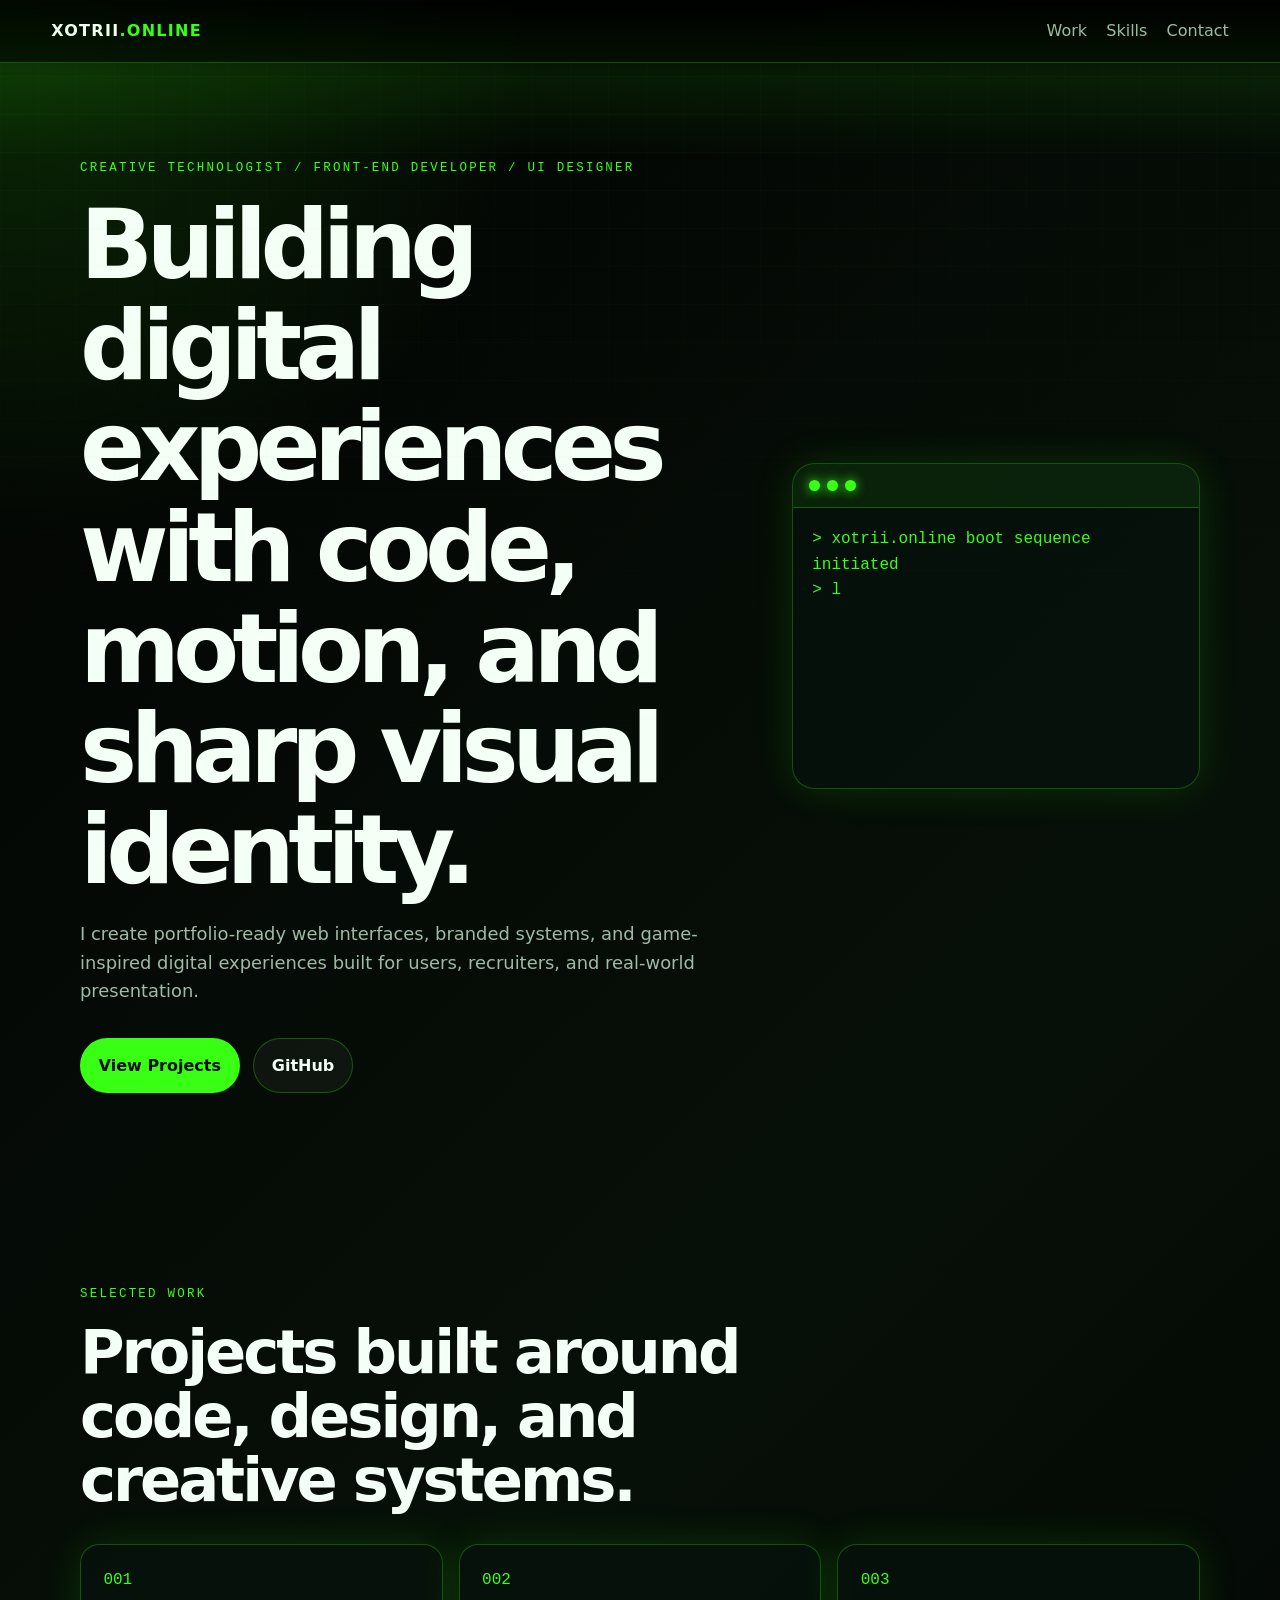
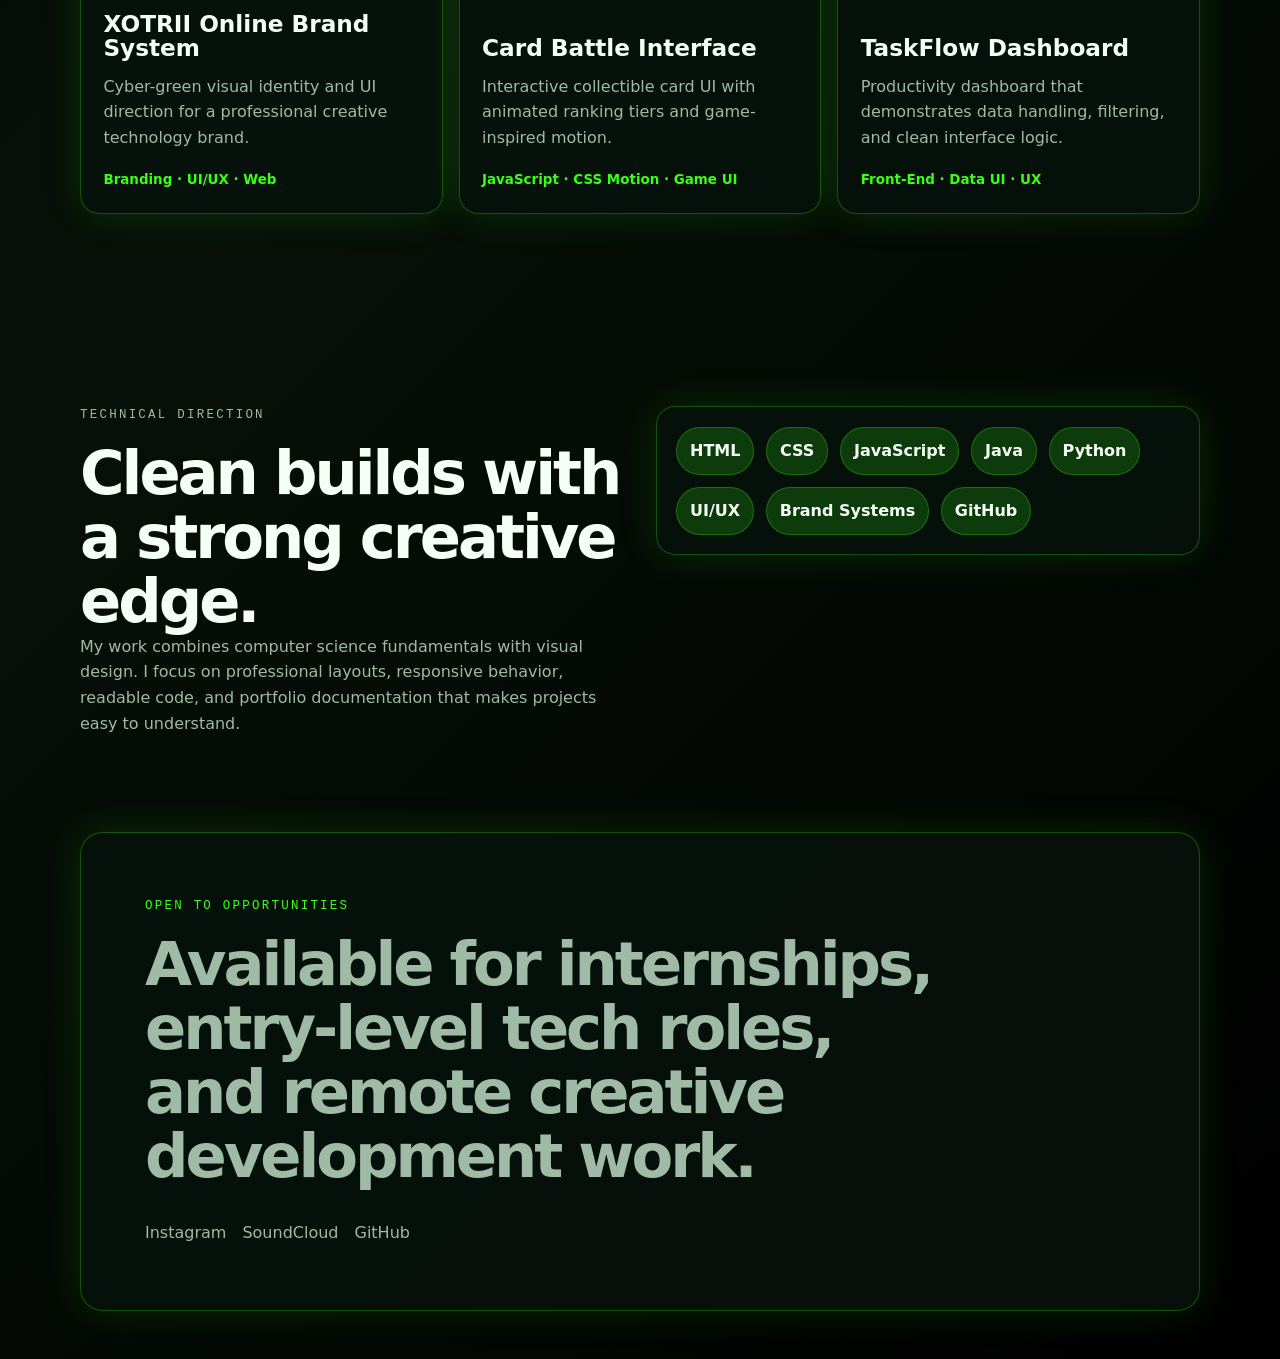
<file: projects/internship-portfolio-site/index.html>
<!DOCTYPE html>
<html lang="en">
<head>
    <meta charset="UTF-8">
    <meta name="viewport" content="width=device-width, initial-scale=1.0">
    <meta name="description" content="XOTRII portfolio site for front-end development, UI/UX design, and creative technology projects.">
    <title>XOTRII | Creative Technologist</title>
    <link rel="stylesheet" href="styles.css">
</head>
<body>
    <div class="scanline"></div>

    <header class="site-header">
        <a class="logo" href="#home">XOTRII<span>.ONLINE</span></a>
        <nav class="nav-links" aria-label="Primary navigation">
            <a href="#work">Work</a>
            <a href="#skills">Skills</a>
            <a href="#contact">Contact</a>
        </nav>
    </header>

    <main>
        <section id="home" class="hero section-shell">
            <div class="hero-copy">
                <p class="eyebrow">creative technologist / front-end developer / ui designer</p>
                <h1>Building digital experiences with code, motion, and sharp visual identity.</h1>
                <p class="hero-text">
                    I create portfolio-ready web interfaces, branded systems, and game-inspired digital experiences built for users, recruiters, and real-world presentation.
                </p>
                <div class="hero-actions">
                    <a class="button primary" href="#work">View Projects</a>
                    <a class="button secondary" href="https://github.com/xotrii">GitHub</a>
                </div>
            </div>
            <aside class="terminal-card" aria-label="XOTRII system status">
                <div class="terminal-top">
                    <span></span><span></span><span></span>
                </div>
                <pre id="terminalOutput"></pre>
            </aside>
        </section>

        <section id="work" class="section-shell">
            <div class="section-heading">
                <p class="eyebrow">selected work</p>
                <h2>Projects built around code, design, and creative systems.</h2>
            </div>

            <div class="project-grid">
                <article class="project-card">
                    <p class="project-index">001</p>
                    <h3>XOTRII Online Brand System</h3>
                    <p>Cyber-green visual identity and UI direction for a professional creative technology brand.</p>
                    <span>Branding · UI/UX · Web</span>
                </article>
                <article class="project-card">
                    <p class="project-index">002</p>
                    <h3>Card Battle Interface</h3>
                    <p>Interactive collectible card UI with animated ranking tiers and game-inspired motion.</p>
                    <span>JavaScript · CSS Motion · Game UI</span>
                </article>
                <article class="project-card">
                    <p class="project-index">003</p>
                    <h3>TaskFlow Dashboard</h3>
                    <p>Productivity dashboard that demonstrates data handling, filtering, and clean interface logic.</p>
                    <span>Front-End · Data UI · UX</span>
                </article>
            </div>
        </section>

        <section id="skills" class="section-shell skills-layout">
            <div>
                <p class="eyebrow">technical direction</p>
                <h2>Clean builds with a strong creative edge.</h2>
                <p>
                    My work combines computer science fundamentals with visual design. I focus on professional layouts, responsive behavior, readable code, and portfolio documentation that makes projects easy to understand.
                </p>
            </div>
            <div class="skills-list">
                <span>HTML</span>
                <span>CSS</span>
                <span>JavaScript</span>
                <span>Java</span>
                <span>Python</span>
                <span>UI/UX</span>
                <span>Brand Systems</span>
                <span>GitHub</span>
            </div>
        </section>

        <section id="contact" class="section-shell contact-panel">
            <p class="eyebrow">open to opportunities</p>
            <h2>Available for internships, entry-level tech roles, and remote creative development work.</h2>
            <div class="contact-links">
                <a href="https://www.instagram.com/xotrii?igsh=MXc2M3I2OG1nc2xiaQ%3D%3D&utm_source=qr">Instagram</a>
                <a href="https://on.soundcloud.com/9uwOBieUpN0xUZ19wA">SoundCloud</a>
                <a href="https://github.com/xotrii">GitHub</a>
            </div>
        </section>
    </main>

    <script src="script.js"></script>
</body>
</html>
</file>
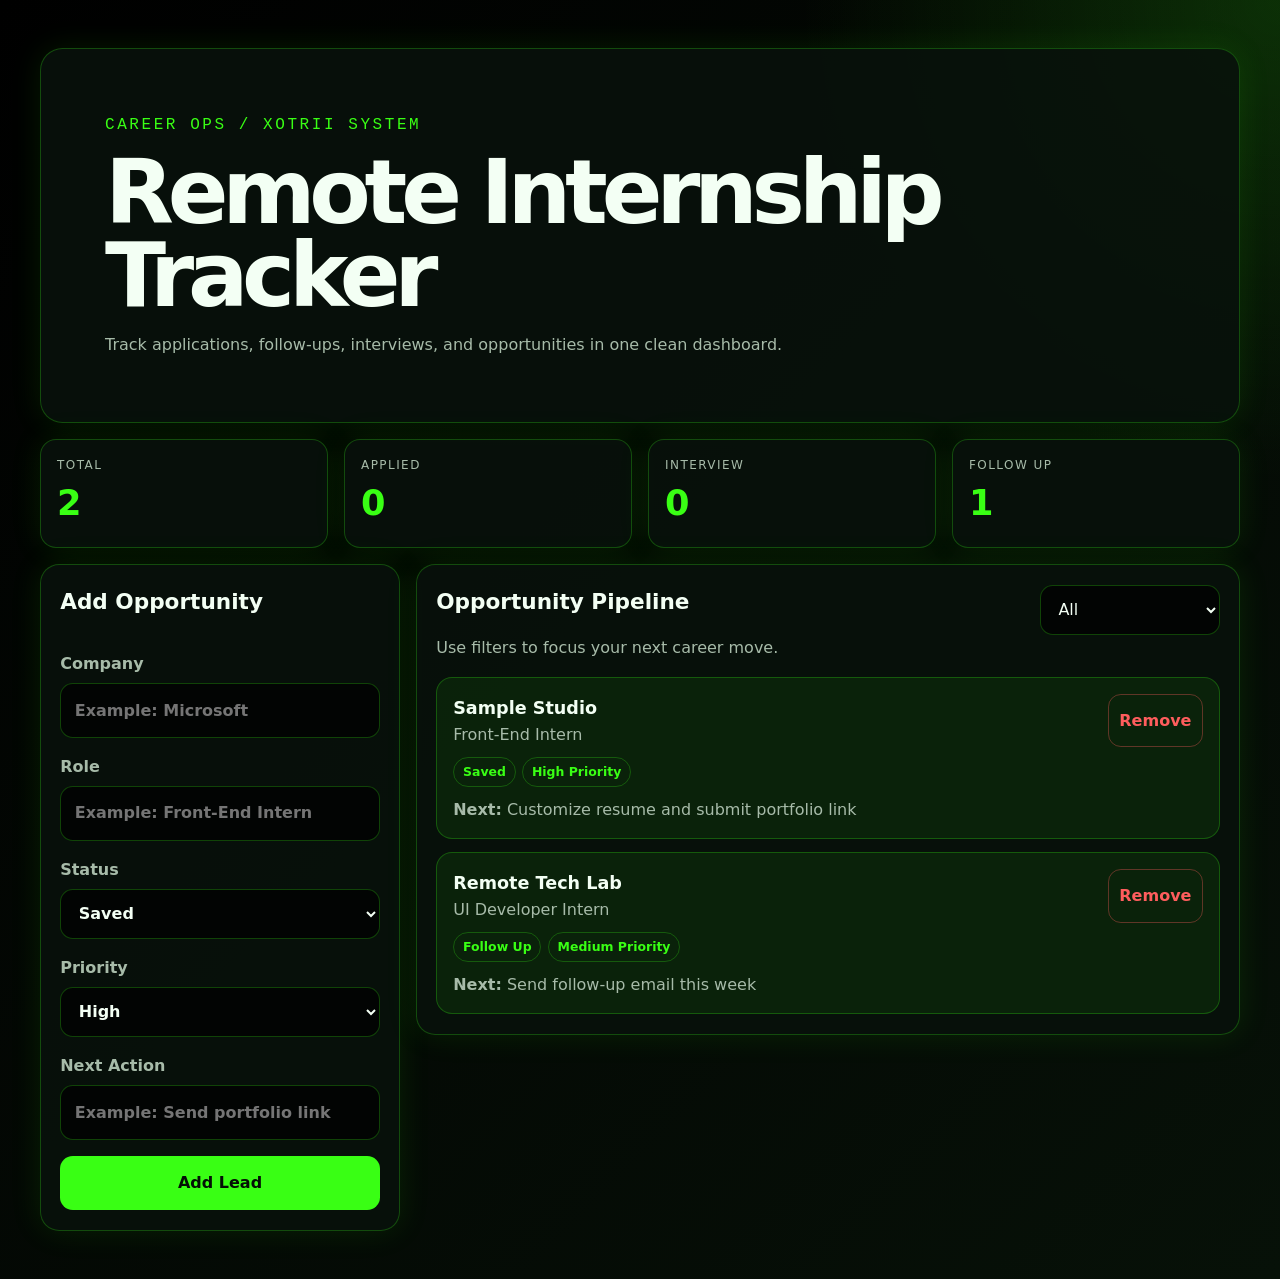
<file: projects/remote-internship-tracker/index.html>
<!DOCTYPE html>
<html lang="en">
<head>
    <meta charset="UTF-8">
    <meta name="viewport" content="width=device-width, initial-scale=1.0">
    <meta name="description" content="Remote internship tracker built with HTML, CSS, JavaScript, and localStorage.">
    <title>Remote Internship Tracker | XOTRII</title>
    <link rel="stylesheet" href="styles.css">
</head>
<body>
    <main class="dashboard-shell">
        <header class="header-panel">
            <div>
                <p class="eyebrow">career ops / xotrii system</p>
                <h1>Remote Internship Tracker</h1>
                <p>Track applications, follow-ups, interviews, and opportunities in one clean dashboard.</p>
            </div>
        </header>

        <section class="stats-grid" aria-label="Application statistics">
            <article>
                <span>Total</span>
                <strong id="totalCount">0</strong>
            </article>
            <article>
                <span>Applied</span>
                <strong id="appliedCount">0</strong>
            </article>
            <article>
                <span>Interview</span>
                <strong id="interviewCount">0</strong>
            </article>
            <article>
                <span>Follow Up</span>
                <strong id="followUpCount">0</strong>
            </article>
        </section>

        <section class="workspace-grid">
            <form id="leadForm" class="panel form-panel">
                <h2>Add Opportunity</h2>
                <label>
                    Company
                    <input id="companyInput" type="text" placeholder="Example: Microsoft" required>
                </label>
                <label>
                    Role
                    <input id="roleInput" type="text" placeholder="Example: Front-End Intern" required>
                </label>
                <label>
                    Status
                    <select id="statusInput">
                        <option value="Saved">Saved</option>
                        <option value="Applied">Applied</option>
                        <option value="Interview">Interview</option>
                        <option value="Follow Up">Follow Up</option>
                        <option value="Rejected">Rejected</option>
                    </select>
                </label>
                <label>
                    Priority
                    <select id="priorityInput">
                        <option value="High">High</option>
                        <option value="Medium">Medium</option>
                        <option value="Low">Low</option>
                    </select>
                </label>
                <label>
                    Next Action
                    <input id="actionInput" type="text" placeholder="Example: Send portfolio link">
                </label>
                <button type="submit">Add Lead</button>
            </form>

            <section class="panel list-panel">
                <div class="list-header">
                    <div>
                        <h2>Opportunity Pipeline</h2>
                        <p>Use filters to focus your next career move.</p>
                    </div>
                    <select id="filterInput" aria-label="Filter opportunities by status">
                        <option value="All">All</option>
                        <option value="Saved">Saved</option>
                        <option value="Applied">Applied</option>
                        <option value="Interview">Interview</option>
                        <option value="Follow Up">Follow Up</option>
                        <option value="Rejected">Rejected</option>
                    </select>
                </div>
                <div id="leadList" class="lead-list"></div>
            </section>
        </section>
    </main>

    <script src="script.js"></script>
</body>
</html>
</file>
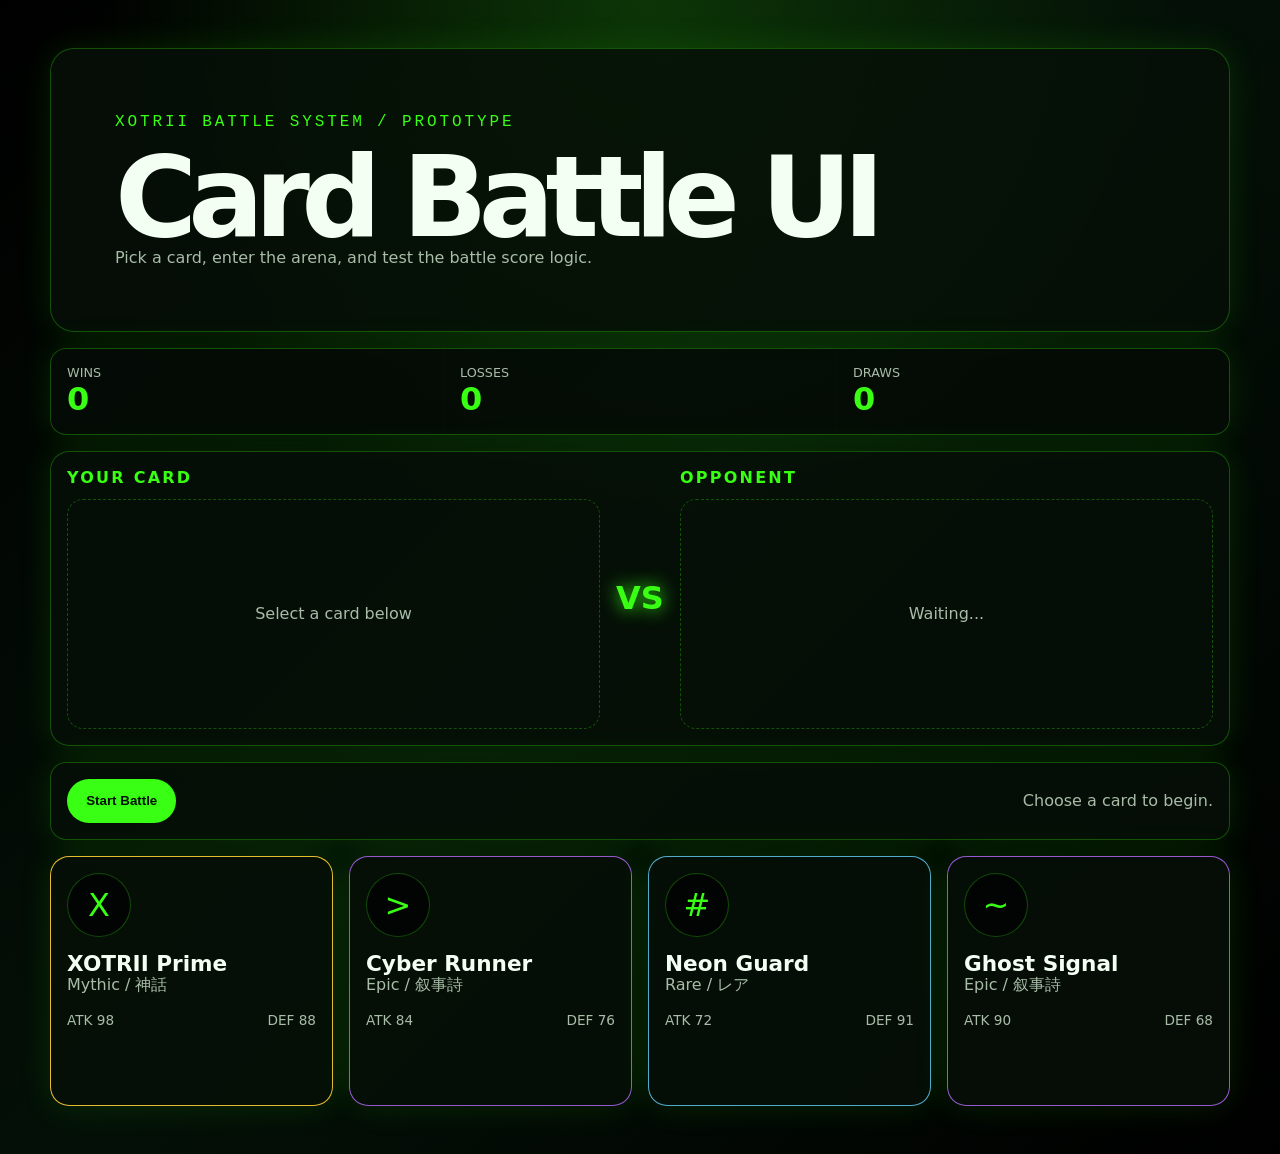
<file: projects/xotrii-card-battle-ui/index.html>
<!DOCTYPE html>
<html lang="en">
<head>
    <meta charset="UTF-8">
    <meta name="viewport" content="width=device-width, initial-scale=1.0">
    <meta name="description" content="XOTRII card battle UI prototype with animated cyber cards and JavaScript battle logic.">
    <title>XOTRII Card Battle UI</title>
    <link rel="stylesheet" href="styles.css">
</head>
<body>
    <main class="app-shell">
        <header class="hero-panel">
            <p class="eyebrow">xotrii battle system / prototype</p>
            <h1>Card Battle UI</h1>
            <p>Pick a card, enter the arena, and test the battle score logic.</p>
        </header>

        <section class="scoreboard" aria-label="Battle scoreboard">
            <div>
                <span>Wins</span>
                <strong id="wins">0</strong>
            </div>
            <div>
                <span>Losses</span>
                <strong id="losses">0</strong>
            </div>
            <div>
                <span>Draws</span>
                <strong id="draws">0</strong>
            </div>
        </section>

        <section class="arena">
            <div>
                <h2>Your Card</h2>
                <div id="playerCard" class="battle-slot empty">Select a card below</div>
            </div>
            <div class="versus">VS</div>
            <div>
                <h2>Opponent</h2>
                <div id="enemyCard" class="battle-slot empty">Waiting...</div>
            </div>
        </section>

        <section class="controls">
            <button id="battleButton" type="button">Start Battle</button>
            <p id="battleResult">Choose a card to begin.</p>
        </section>

        <section id="cardGrid" class="card-grid" aria-label="Selectable battle cards"></section>
    </main>

    <script src="script.js"></script>
</body>
</html>
</file>
<file: projects/internship-portfolio-site/styles.css>
:root {
    --bg: #030604;
    --panel: rgba(8, 18, 12, 0.86);
    --panel-strong: #0b140f;
    --text: #f4fff5;
    --muted: #9fbaa5;
    --green: #39ff14;
    --green-soft: rgba(57, 255, 20, 0.18);
    --border: rgba(57, 255, 20, 0.28);
    --shadow: 0 0 40px rgba(57, 255, 20, 0.14);
}

* {
    box-sizing: border-box;
    margin: 0;
    padding: 0;
}

html {
    scroll-behavior: smooth;
}

body {
    min-height: 100vh;
    background:
        radial-gradient(circle at top left, rgba(57, 255, 20, 0.16), transparent 34rem),
        linear-gradient(135deg, #020302 0%, #071008 48%, #000000 100%);
    color: var(--text);
    font-family: Inter, ui-sans-serif, system-ui, -apple-system, BlinkMacSystemFont, "Segoe UI", sans-serif;
    line-height: 1.6;
    overflow-x: hidden;
}

body::before {
    content: "";
    position: fixed;
    inset: 0;
    pointer-events: none;
    background-image:
        linear-gradient(rgba(57, 255, 20, 0.035) 1px, transparent 1px),
        linear-gradient(90deg, rgba(57, 255, 20, 0.025) 1px, transparent 1px);
    background-size: 38px 38px;
    mask-image: linear-gradient(to bottom, black, transparent 92%);
}

.scanline {
    position: fixed;
    inset: 0;
    pointer-events: none;
    background: linear-gradient(to bottom, transparent, rgba(57, 255, 20, 0.08), transparent);
    height: 10rem;
    animation: scan 8s linear infinite;
    z-index: 20;
}

@keyframes scan {
    0% { transform: translateY(-12rem); }
    100% { transform: translateY(110vh); }
}

.site-header {
    position: sticky;
    top: 0;
    z-index: 10;
    display: flex;
    justify-content: space-between;
    align-items: center;
    padding: 1.15rem clamp(1.25rem, 4vw, 4rem);
    background: rgba(0, 0, 0, 0.78);
    backdrop-filter: blur(14px);
    border-bottom: 1px solid var(--border);
}

.logo {
    color: var(--text);
    font-weight: 900;
    letter-spacing: 0.08em;
    text-decoration: none;
}

.logo span {
    color: var(--green);
}

.nav-links {
    display: flex;
    gap: 1.2rem;
}

.nav-links a,
.contact-links a {
    color: var(--muted);
    text-decoration: none;
    transition: color 180ms ease, text-shadow 180ms ease;
}

.nav-links a:hover,
.contact-links a:hover {
    color: var(--green);
    text-shadow: 0 0 16px var(--green);
}

.section-shell {
    width: min(1120px, calc(100% - 2rem));
    margin: 0 auto;
    padding: 6rem 0;
}

.hero {
    min-height: 84vh;
    display: grid;
    grid-template-columns: minmax(0, 1.25fr) minmax(320px, 0.75fr);
    gap: 2rem;
    align-items: center;
}

.eyebrow {
    color: var(--green);
    font-family: "Courier New", monospace;
    text-transform: uppercase;
    letter-spacing: 0.18em;
    font-size: 0.78rem;
    margin-bottom: 1rem;
}

h1,
h2,
h3 {
    line-height: 1.05;
}

h1 {
    max-width: 780px;
    font-size: clamp(2.8rem, 8vw, 6rem);
    letter-spacing: -0.07em;
}

h2 {
    font-size: clamp(2rem, 5vw, 3.8rem);
    letter-spacing: -0.05em;
    max-width: 820px;
}

h3 {
    font-size: 1.45rem;
    margin-bottom: 0.8rem;
}

.hero-text,
.skills-layout p,
.project-card p,
.contact-panel h2 {
    color: var(--muted);
}

.hero-text {
    max-width: 620px;
    margin-top: 1.2rem;
    font-size: 1.12rem;
}

.hero-actions {
    display: flex;
    flex-wrap: wrap;
    gap: 0.85rem;
    margin-top: 2rem;
}

.button {
    display: inline-flex;
    align-items: center;
    justify-content: center;
    padding: 0.85rem 1.1rem;
    border: 1px solid var(--border);
    border-radius: 999px;
    text-decoration: none;
    font-weight: 800;
    transition: transform 180ms ease, box-shadow 180ms ease;
}

.button:hover {
    transform: translateY(-2px);
    box-shadow: var(--shadow);
}

.button.primary {
    background: var(--green);
    color: #041006;
}

.button.secondary {
    color: var(--text);
    background: rgba(255, 255, 255, 0.04);
}

.terminal-card,
.project-card,
.contact-panel,
.skills-list {
    border: 1px solid var(--border);
    background: var(--panel);
    box-shadow: var(--shadow);
}

.terminal-card {
    border-radius: 1.4rem;
    overflow: hidden;
}

.terminal-top {
    display: flex;
    gap: 0.45rem;
    padding: 1rem;
    background: rgba(57, 255, 20, 0.07);
    border-bottom: 1px solid var(--border);
}

.terminal-top span {
    width: 0.68rem;
    height: 0.68rem;
    border-radius: 50%;
    background: var(--green);
    box-shadow: 0 0 12px var(--green);
}

pre {
    min-height: 280px;
    padding: 1.2rem;
    color: var(--green);
    white-space: pre-wrap;
    font-family: "Courier New", monospace;
}

.section-heading {
    margin-bottom: 2rem;
}

.project-grid {
    display: grid;
    grid-template-columns: repeat(3, minmax(0, 1fr));
    gap: 1rem;
}

.project-card {
    min-height: 270px;
    display: flex;
    flex-direction: column;
    padding: 1.4rem;
    border-radius: 1.2rem;
    transition: transform 180ms ease, border-color 180ms ease;
}

.project-card:hover {
    transform: translateY(-8px);
    border-color: var(--green);
}

.project-index {
    color: var(--green) !important;
    font-family: "Courier New", monospace;
    margin-bottom: auto;
}

.project-card span {
    display: inline-flex;
    margin-top: 1.2rem;
    color: var(--green);
    font-size: 0.84rem;
    font-weight: 700;
}

.skills-layout {
    display: grid;
    grid-template-columns: 1fr 1fr;
    gap: 2rem;
    align-items: start;
}

.skills-list {
    display: flex;
    flex-wrap: wrap;
    gap: 0.75rem;
    padding: 1.2rem;
    border-radius: 1.2rem;
}

.skills-list span {
    border: 1px solid var(--border);
    background: var(--green-soft);
    color: var(--text);
    padding: 0.65rem 0.8rem;
    border-radius: 999px;
    font-weight: 800;
}

.contact-panel {
    border-radius: 1.4rem;
    padding: clamp(2rem, 5vw, 4rem);
    margin-bottom: 3rem;
}

.contact-links {
    display: flex;
    flex-wrap: wrap;
    gap: 1rem;
    margin-top: 2rem;
}

@media (max-width: 850px) {
    .site-header,
    .nav-links {
        align-items: flex-start;
        flex-direction: column;
    }

    .hero,
    .skills-layout,
    .project-grid {
        grid-template-columns: 1fr;
    }

    .section-shell {
        padding: 4rem 0;
    }
}
</file>
<file: projects/remote-internship-tracker/styles.css>
:root {
    --bg: #030604;
    --panel: #08120c;
    --panel-light: rgba(57, 255, 20, 0.08);
    --text: #f3fff4;
    --muted: #a7bba9;
    --green: #39ff14;
    --border: rgba(57, 255, 20, 0.25);
    --danger: #ff5d5d;
}

* {
    box-sizing: border-box;
    margin: 0;
    padding: 0;
}

body {
    min-height: 100vh;
    background:
        radial-gradient(circle at top right, rgba(57, 255, 20, 0.16), transparent 30rem),
        linear-gradient(135deg, #000000, #071108);
    color: var(--text);
    font-family: Inter, system-ui, -apple-system, BlinkMacSystemFont, "Segoe UI", sans-serif;
    line-height: 1.6;
}

.dashboard-shell {
    width: min(1200px, calc(100% - 2rem));
    margin: 0 auto;
    padding: 3rem 0;
}

.header-panel,
.panel,
.stats-grid article {
    border: 1px solid var(--border);
    background: rgba(8, 18, 12, 0.88);
    box-shadow: 0 0 32px rgba(57, 255, 20, 0.1);
}

.header-panel {
    padding: clamp(2rem, 5vw, 4rem);
    border-radius: 1.4rem;
    margin-bottom: 1rem;
}

.eyebrow {
    color: var(--green);
    font-family: "Courier New", monospace;
    letter-spacing: 0.16em;
    text-transform: uppercase;
    margin-bottom: 0.8rem;
}

h1 {
    font-size: clamp(2.7rem, 7vw, 5.7rem);
    line-height: 0.92;
    letter-spacing: -0.07em;
    margin-bottom: 1rem;
}

h2 {
    font-size: 1.35rem;
    margin-bottom: 1rem;
}

p,
span,
label {
    color: var(--muted);
}

.stats-grid {
    display: grid;
    grid-template-columns: repeat(4, 1fr);
    gap: 1rem;
    margin-bottom: 1rem;
}

.stats-grid article {
    padding: 1rem;
    border-radius: 1rem;
}

.stats-grid span {
    display: block;
    text-transform: uppercase;
    font-size: 0.75rem;
    letter-spacing: 0.12em;
}

.stats-grid strong {
    display: block;
    color: var(--green);
    font-size: 2.2rem;
}

.workspace-grid {
    display: grid;
    grid-template-columns: 360px 1fr;
    gap: 1rem;
    align-items: start;
}

.panel {
    border-radius: 1.2rem;
    padding: 1.2rem;
}

.form-panel {
    display: grid;
    gap: 1rem;
}

label {
    display: grid;
    gap: 0.4rem;
    font-weight: 700;
}

input,
select,
button {
    width: 100%;
    border-radius: 0.8rem;
    border: 1px solid var(--border);
    padding: 0.85rem;
    font: inherit;
}

input,
select {
    background: #020403;
    color: var(--text);
}

button {
    background: var(--green);
    color: #041006;
    font-weight: 900;
    cursor: pointer;
    transition: transform 180ms ease, box-shadow 180ms ease;
}

button:hover {
    transform: translateY(-2px);
    box-shadow: 0 0 22px rgba(57, 255, 20, 0.38);
}

.list-header {
    display: flex;
    justify-content: space-between;
    gap: 1rem;
    align-items: start;
    margin-bottom: 1rem;
}

.list-header select {
    max-width: 180px;
}

.lead-list {
    display: grid;
    gap: 0.8rem;
}

.lead-card {
    display: grid;
    gap: 0.6rem;
    border: 1px solid var(--border);
    background: var(--panel-light);
    border-radius: 1rem;
    padding: 1rem;
}

.lead-card-top {
    display: flex;
    justify-content: space-between;
    gap: 1rem;
}

.lead-card h3 {
    font-size: 1.1rem;
}

.badges {
    display: flex;
    flex-wrap: wrap;
    gap: 0.4rem;
}

.badge {
    border: 1px solid var(--border);
    color: var(--green);
    border-radius: 999px;
    padding: 0.25rem 0.55rem;
    font-size: 0.78rem;
    font-weight: 800;
}

.delete-button {
    width: auto;
    background: transparent;
    color: var(--danger);
    border-color: rgba(255, 93, 93, 0.35);
    padding: 0.45rem 0.65rem;
}

.empty-state {
    border: 1px dashed var(--border);
    border-radius: 1rem;
    padding: 2rem;
    text-align: center;
}

@media (max-width: 900px) {
    .stats-grid,
    .workspace-grid {
        grid-template-columns: 1fr;
    }

    .list-header,
    .lead-card-top {
        flex-direction: column;
    }

    .list-header select {
        max-width: none;
    }
}
</file>
<file: projects/xotrii-card-battle-ui/styles.css>
:root {
    --bg: #020403;
    --panel: #071008;
    --text: #f2fff2;
    --muted: #a8bca8;
    --green: #39ff14;
    --rare: #64d2ff;
    --epic: #b96cff;
    --mythic: #ffcf33;
    --border: rgba(57, 255, 20, 0.28);
}

* {
    box-sizing: border-box;
    margin: 0;
    padding: 0;
}

body {
    min-height: 100vh;
    background:
        radial-gradient(circle at top, rgba(57, 255, 20, 0.18), transparent 34rem),
        linear-gradient(135deg, #000000, #041007 50%, #000000);
    color: var(--text);
    font-family: Inter, system-ui, -apple-system, BlinkMacSystemFont, "Segoe UI", sans-serif;
}

.app-shell {
    width: min(1180px, calc(100% - 2rem));
    margin: 0 auto;
    padding: 3rem 0;
}

.hero-panel,
.scoreboard,
.arena,
.controls,
.card {
    border: 1px solid var(--border);
    background: rgba(7, 16, 8, 0.84);
    box-shadow: 0 0 34px rgba(57, 255, 20, 0.12);
}

.hero-panel {
    padding: clamp(2rem, 5vw, 4rem);
    border-radius: 1.5rem;
    margin-bottom: 1rem;
}

.eyebrow {
    color: var(--green);
    font-family: "Courier New", monospace;
    text-transform: uppercase;
    letter-spacing: 0.18em;
    margin-bottom: 1rem;
}

h1 {
    font-size: clamp(3rem, 10vw, 7rem);
    letter-spacing: -0.08em;
    line-height: 0.9;
}

h2 {
    margin-bottom: 0.75rem;
    color: var(--green);
    font-size: 1rem;
    text-transform: uppercase;
    letter-spacing: 0.14em;
}

p {
    color: var(--muted);
}

.scoreboard {
    display: grid;
    grid-template-columns: repeat(3, 1fr);
    gap: 1px;
    overflow: hidden;
    border-radius: 1rem;
    margin-bottom: 1rem;
}

.scoreboard div {
    padding: 1rem;
    background: rgba(0, 0, 0, 0.24);
}

.scoreboard span {
    display: block;
    color: var(--muted);
    font-size: 0.8rem;
    text-transform: uppercase;
}

.scoreboard strong {
    font-size: 2rem;
    color: var(--green);
}

.arena {
    display: grid;
    grid-template-columns: 1fr auto 1fr;
    gap: 1rem;
    align-items: center;
    border-radius: 1.2rem;
    padding: 1rem;
    margin-bottom: 1rem;
}

.versus {
    color: var(--green);
    font-size: 2rem;
    font-weight: 900;
    text-shadow: 0 0 18px var(--green);
}

.battle-slot {
    min-height: 230px;
    display: grid;
    place-items: center;
    border: 1px dashed var(--border);
    border-radius: 1rem;
    color: var(--muted);
}

.controls {
    display: flex;
    align-items: center;
    justify-content: space-between;
    gap: 1rem;
    border-radius: 1rem;
    padding: 1rem;
    margin-bottom: 1rem;
}

button {
    border: 0;
    border-radius: 999px;
    background: var(--green);
    color: #041006;
    padding: 0.9rem 1.2rem;
    font-weight: 900;
    cursor: pointer;
    transition: transform 180ms ease, box-shadow 180ms ease;
}

button:hover {
    transform: translateY(-2px);
    box-shadow: 0 0 22px rgba(57, 255, 20, 0.45);
}

.card-grid {
    display: grid;
    grid-template-columns: repeat(4, minmax(0, 1fr));
    gap: 1rem;
}

.card {
    position: relative;
    min-height: 250px;
    display: flex;
    flex-direction: column;
    justify-content: space-between;
    overflow: hidden;
    border-radius: 1.2rem;
    padding: 1rem;
    cursor: pointer;
    transition: transform 180ms ease, border-color 180ms ease;
}

.card::before {
    content: "";
    position: absolute;
    inset: -40%;
    background: conic-gradient(from 180deg, transparent, rgba(57, 255, 20, 0.32), transparent 32%);
    animation: spinAura 6s linear infinite;
    opacity: 0;
}

.card:hover,
.card.selected {
    transform: translateY(-8px) scale(1.02);
    border-color: var(--green);
}

.card:hover::before,
.card.selected::before {
    opacity: 1;
}

@keyframes spinAura {
    to { transform: rotate(360deg); }
}

.card-content {
    position: relative;
    z-index: 1;
}

.card-symbol {
    display: grid;
    place-items: center;
    width: 4rem;
    height: 4rem;
    border-radius: 50%;
    border: 1px solid var(--border);
    color: var(--green);
    font-size: 2rem;
    margin-bottom: 1rem;
    background: #020403;
}

.card-name {
    font-size: 1.35rem;
    font-weight: 900;
    line-height: 1.05;
}

.card-meta {
    display: flex;
    justify-content: space-between;
    gap: 0.5rem;
    margin-top: 1rem;
    color: var(--muted);
    font-size: 0.85rem;
}

.rare { border-color: rgba(100, 210, 255, 0.8); }
.epic { border-color: rgba(185, 108, 255, 0.8); }
.mythic { border-color: rgba(255, 207, 51, 0.9); }

@media (max-width: 850px) {
    .arena,
    .card-grid,
    .scoreboard {
        grid-template-columns: 1fr;
    }

    .versus {
        text-align: center;
    }

    .controls {
        align-items: stretch;
        flex-direction: column;
    }
}
</file>
